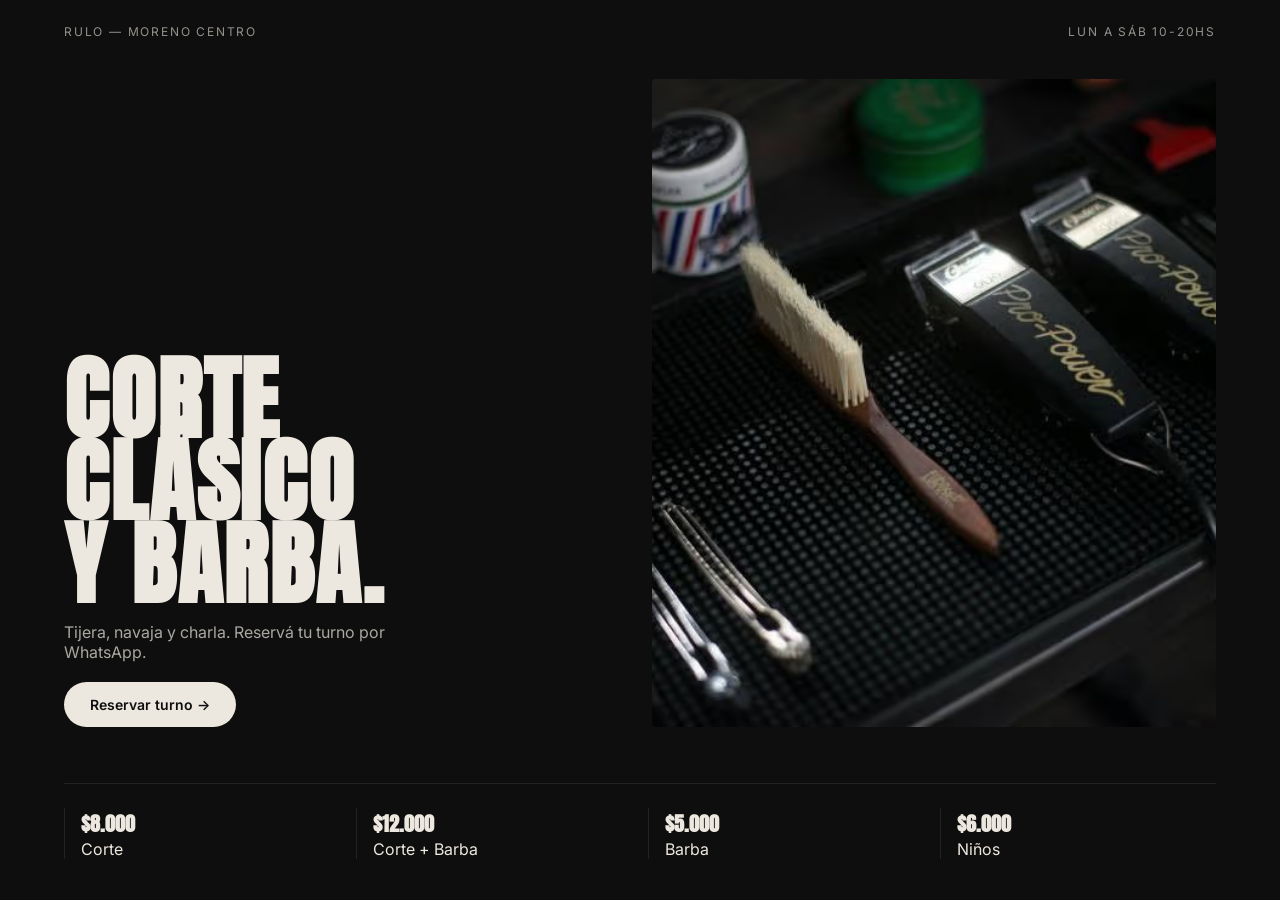
<file: barberia/index.html>
<!DOCTYPE html>
<html lang="es">
<head>
<meta charset="utf-8"><meta name="viewport" content="width=device-width,initial-scale=1">
<title>RULO - Barbería Clásica</title>
<link href="https://fonts.googleapis.com/css2?family=Anton&family=Inter:wght@400;600&display=swap" rel="stylesheet">
<style>
*{margin:0;padding:0;box-sizing:border-box}
body{background:#0E0E0E;color:#EDE8DF;font-family:'Inter',sans-serif}
h1,h2{font-family:'Anton',sans-serif;text-transform:uppercase;letter-spacing:0.02em}
.wrap{max-width:1200px;margin:0 auto;padding:24px}
.nav{display:flex;justify-content:space-between;font-size:12px;letter-spacing:0.15em;text-transform:uppercase;opacity:0.6}
.hero{display:grid;grid-template-columns:1fr 1fr;gap:24px;margin-top:40px;align-items:end}
.hero h1{font-size:92px;line-height:0.9}
.hero-img{height:72vh;min-height:500px;background:url('BARBER.jpg') center/cover;border-radius:4px;filter:grayscale(0.1)}
.btn{background:#EDE8DF;color:#0E0E0E;padding:14px 26px;border-radius:999px;text-decoration:none;font-weight:600;display:inline-block;margin-top:20px;font-size:14px}
.prices{margin-top:56px;border-top:1px solid #222;padding-top:24px;display:grid;grid-template-columns:repeat(4,1fr);gap:16px}
.prices div{border-left:1px solid #222;padding-left:16px}
.prices b{display:block;font-family:'Anton';font-size:20px}
@media(max-width:800px){.hero{grid-template-columns:1fr}.hero h1{font-size:56px}.hero-img{height:50vh}.prices{grid-template-columns:1fr 1fr}}
</style>
</head>
<body>
<div class="wrap">
  <div class="nav"><span>RULO — Moreno Centro</span><span>Lun a Sáb 10-20hs</span></div>
  <div class="hero">
    <div><h1>CORTE<br>CLÁSICO<br>Y BARBA.</h1><p style="margin-top:16px;opacity:0.7;max-width:340px">Tijera, navaja y charla. Reservá tu turno por WhatsApp.</p><a class="btn" href="https://wa.me/5491130497635?text=Hola%20Rulo,%20quiero%20un%20turno">Reservar turno →</a></div>
    <div class="hero-img"></div> 
    </div>
 

  <div class="prices">
    <div><b>$8.000</b>Corte</div>
    <div><b>$12.000</b>Corte + Barba</div>
    <div><b>$5.000</b>Barba</div>
    <div><b>$6.000</b>Niños</div>
  </div>
</div>
</body>
</html>
</file>
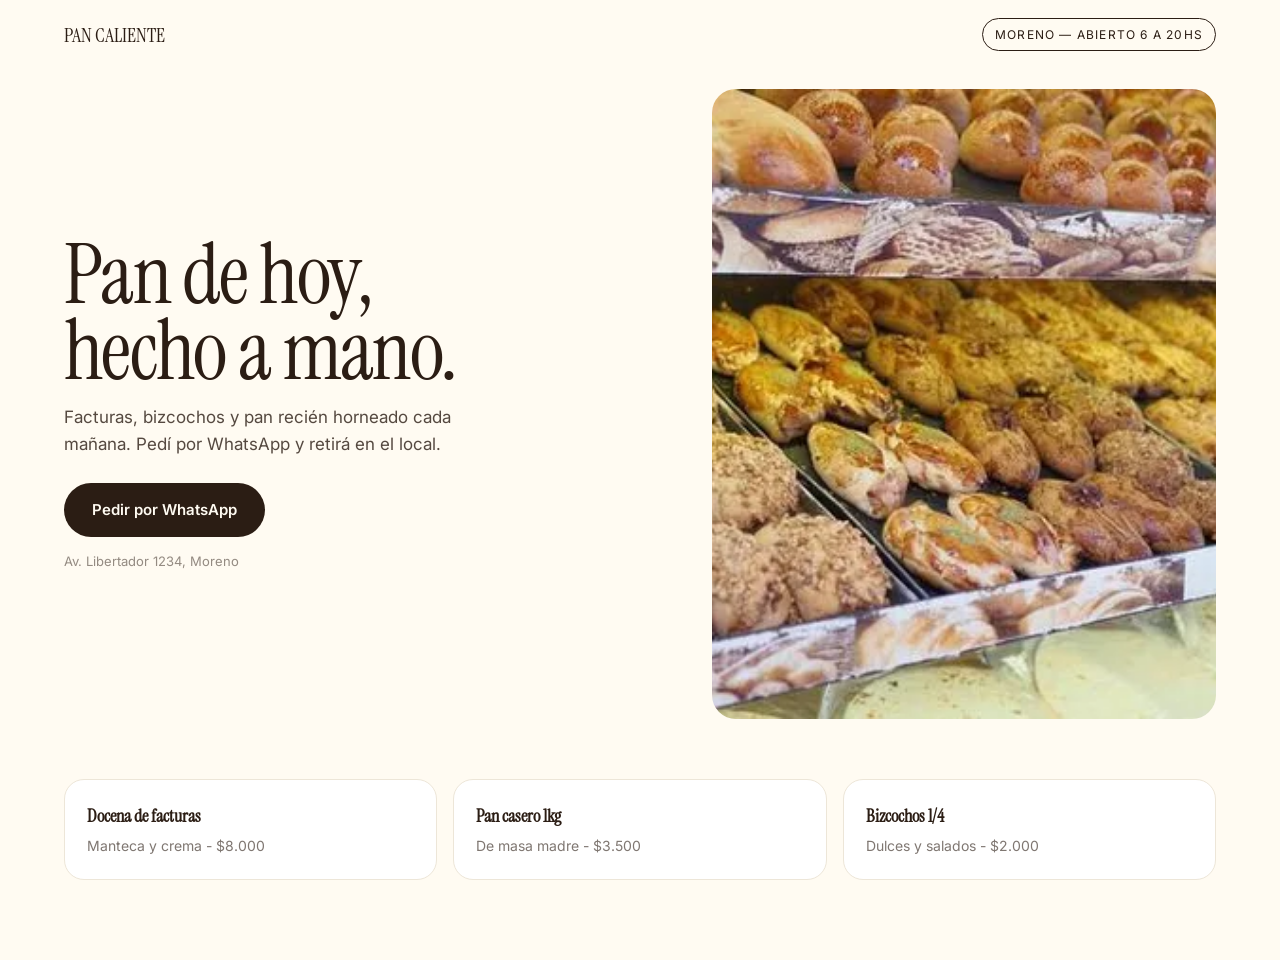
<file: panaderia/index.html>
<!DOCTYPE html>
<html lang="es">
<head>
<meta charset="utf-8"><meta name="viewport" content="width=device-width,initial-scale=1">
<title>Pan Caliente - Panadería de Barrio</title>
<link href="https://fonts.googleapis.com/css2?family=Instrument+Serif&family=Inter:wght@400;600&display=swap" rel="stylesheet">
<style>
*{margin:0;padding:0;box-sizing:border-box}
body{font-family:'Inter',sans-serif;background:#FFFBF2;color:#2B1D14;line-height:1.6}
h1,h2{font-family:'Instrument Serif',serif;font-weight:400}
.top{padding:18px 24px;display:flex;justify-content:space-between;align-items:center;max-width:1200px;margin:0 auto}
.badge{font-size:12px;letter-spacing:0.1em;text-transform:uppercase;border:1px solid #2B1D14;padding:6px 12px;border-radius:999px}
.hero{max-width:1200px;margin:0 auto;padding:20px 24px 60px;display:grid;grid-template-columns:1.1fr 0.9fr;gap:32px;align-items:center}
.hero h1{font-size:84px;line-height:0.9;letter-spacing:-0.02em}
.hero p{margin-top:16px;font-size:17px;max-width:420px;opacity:0.8}
.btn{display:inline-block;margin-top:24px;background:#2B1D14;color:#FFFBF2;padding:15px 28px;border-radius:999px;text-decoration:none;font-weight:600;font-size:15px}
.hero-img{aspect-ratio:4/5;background:url('PAN.jpg') center/cover;border-radius:24px}
.list{max-width:1200px;margin:0 auto;padding:0 24px 80px;display:grid;grid-template-columns:repeat(3,1fr);gap:16px}
.item{background:white;border:1px solid #EDE6D8;border-radius:20px;padding:22px}
.item b{font-size:18px;font-family:'Instrument Serif',serif}
.item span{display:block;margin-top:4px;font-size:14px;opacity:0.6}
@media(max-width:800px){.hero{grid-template-columns:1fr}.hero h1{font-size:56px}.hero-img{aspect-ratio:16/11;order:-1}.list{grid-template-columns:1fr}}
</style>
</head>
<body>
<div class="top"><div style="font-family:'Instrument Serif';font-size:20px">PAN CALIENTE</div><div class="badge">Moreno — Abierto 6 a 20hs</div></div>
<div class="hero">
  <div><h1>Pan de hoy,<br>hecho a mano.</h1><p>Facturas, bizcochos y pan recién horneado cada mañana. Pedí por WhatsApp y retirá en el local.</p><a class="btn" href="https://wa.me/5491130497635?text=Hola!%20Quiero%20hacer%20un%20pedido">Pedir por WhatsApp</a><p style="margin-top:14px;font-size:13px;opacity:0.5">Av. Libertador 1234, Moreno</p></div>
  <div class="hero-img"></div>
</div>
<div class="list">
  <div class="item"><b>Docena de facturas</b><span>Manteca y crema - $8.000</span></div>
  <div class="item"><b>Pan casero 1kg</b><span>De masa madre - $3.500</span></div>
  <div class="item"><b>Bizcochos 1/4</b><span>Dulces y salados - $2.000</span></div>
</div>
</body>
</html>
</file>
